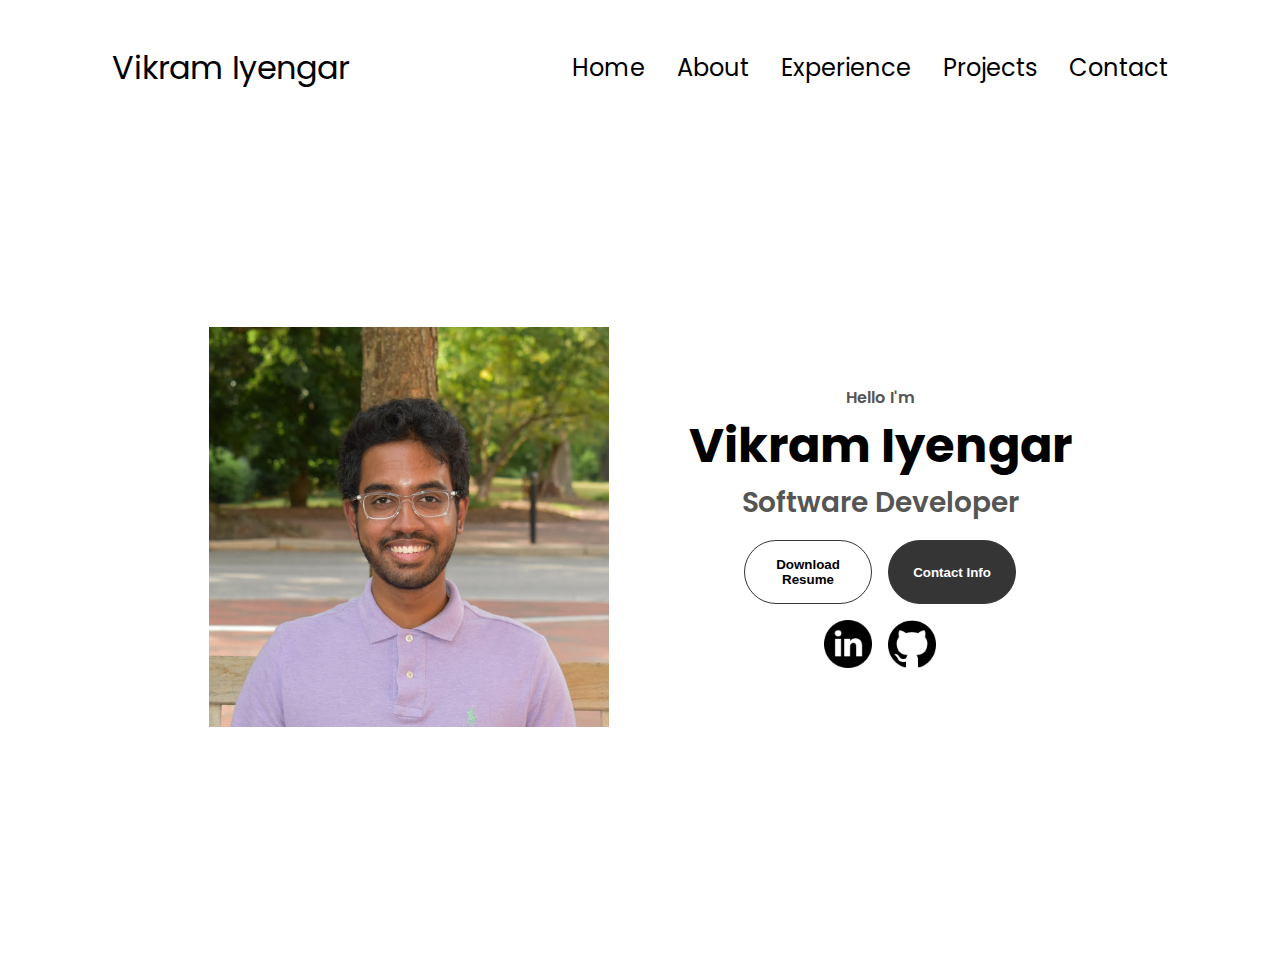
<file: index.html>
<!DOCTYPE html>
<html lang="en">
<head>
    <meta charset="UTF-8">
    <meta name="viewport" content="width=device-width, initial-scale=1.0">
    <title>My Portfolio</title>
    <link rel="stylesheet" href="style.css">
    <link rel="stylesheet" href="mediaqueries.css">

</head>
<body>
    <nav id="desktop-nav">
        <div class="logo">Vikram Iyengar</div>
        <div>
            <ul class="nav-links">
                <li><a href="index.html">Home</a></li>
                <li><a href="about.html">About</a></li>
                <li><a href="experience.html">Experience</a></li>
                <li><a href="projects.html">Projects</a></li>
                <li><a href="contact.html">Contact</a></li>
            </ul>
        </div>
    </nav>
    <nav id="hamburger-nav">
        <div class="logo">Vikram Iyengar</div>
        <div class="hamburger-menu">
            <div class="hamburger-icon" onclick="toggleMenu()">
                <span></span>
                <span></span>
                <span></span>
            </div>
            <div class="menu-links">
                <li><a href="index.html" onclick="toggleMenu()">Home</a></li>
                <li><a href="about.html" onclick="toggleMenu()">About</a></li>
                <li><a href="experience.html" onclick="toggleMenu()">Experience</a></li>
                <li><a href="projects.html" onclick="toggleMenu()">Projects</a></li>
                <li><a href="contact.html" onclick="toggleMenu()">Contact</a></li>
            </div>
        </div>
    </nav>
    <section id="profile">
        <div class="section__pic-container">
            <img src="./assets/profile-pic.jpg" alt="Vikram Iyengar Profile Picture">
        </div>
        <div class="section__text">
            <p class="section__text__p1">Hello I'm</p>
            <h1 class="title">Vikram Iyengar</h1>
            <p class="section__text__p2">Software Developer</p>
            <div class="btn-container">
                <button class="btn btn-color-2" onclick="window.open('./assets/Resume.docx')">
                Download Resume</button>
                <button class="btn btn-color-1" onclick="location.href='./#contact'">
                    Contact Info</button>
            </div>
            <div id="socials-container">
                <img src="./assets/linkedin.png" alt="LinkedIn" class="icon" 
                onclick="location.href='https://www.linkedin.com/in/vikram-iyengar-a4266922a/'">
                <img src="./assets/github.png" alt="Github", class="icon",
                onclick="location.href='https://github.com/Vik817'">
            </div>
        </div>
    </section>
    <script src="script.js"></script>
</body>
</html>
</file>
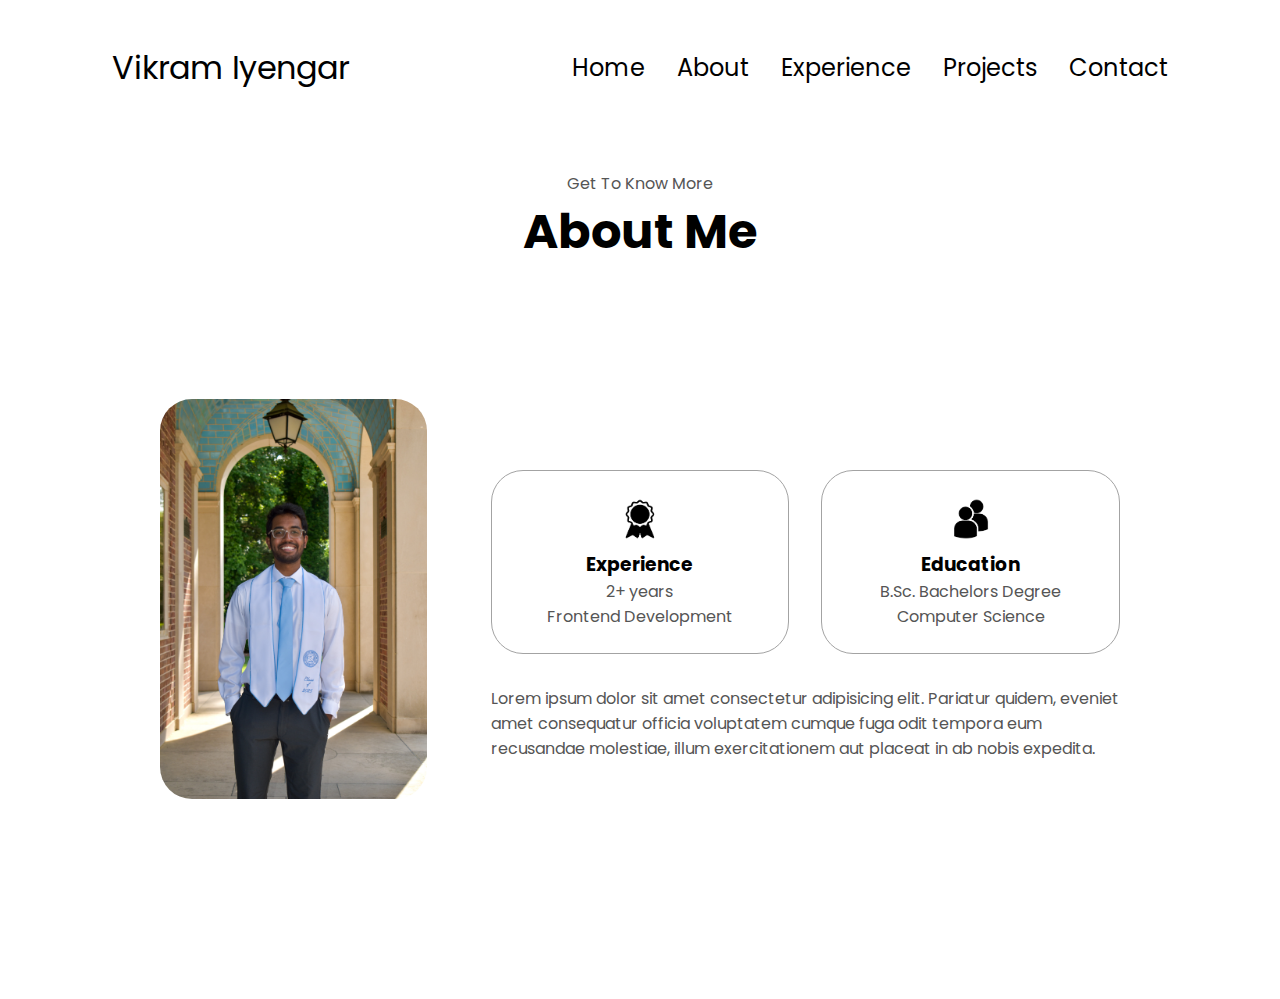
<file: about.html>
<!DOCTYPE html>
<html lang="en">
<head>
    <meta charset="UTF-8">
    <meta name="viewport" content="width=device-width, initial-scale=1.0">
    <title>Document</title>
    <link rel="stylesheet" href="style.css">
    <link rel="stylesheet" href="mediaqueries.css">

</head>
<body>
    <nav id="desktop-nav">
        <div class="logo">Vikram Iyengar</div>
        <div>
            <ul class="nav-links">
                <li><a href="index.html">Home</a></li>
                <li><a href="about.html">About</a></li>
                <li><a href="experience.html">Experience</a></li>
                <li><a href="projects.html">Projects</a></li>
                <li><a href="contact.html">Contact</a></li>
            </ul>
        </div>
    </nav>
    <nav id="hamburger-nav">
        <div class="logo">Vikram Iyengar</div>
        <div class="hamburger-menu">
            <div class="hamburger-icon" onclick="toggleMenu()">
                <span></span>
                <span></span>
                <span></span>
            </div>
            <div class="menu-links">
                <li><a href="index.html" onclick="toggleMenu()">Home</a></li>
                <li><a href="about.html" onclick="toggleMenu()">About</a></li>
                <li><a href="experience.html" onclick="toggleMenu()">Experience</a></li>
                <li><a href="projects.html" onclick="toggleMenu()">Projects</a></li>
                <li><a href="contact.html" onclick="toggleMenu()">Contact</a></li>
            </div>
        </div>
    </nav>
    
    <section id="about">
        <p class="section__text__p1">Get To Know More</p>
        <h1 class="title">About Me</h1>
        <div class="section-container">
            <div class="section__pic-container">
                <img src="./assets/About-Me.jpg" alt="Profile Picture" class="about-pic"/>
            </div>
            <div class="about-details-container">
                <div class="about-containers">
                    <div class="details-container">
                        <img src="./assets/experience.png" alt="experience icon"
                        class="icon"/>
                        <h3>Experience</h3>
                        <p>2+ years <br>Frontend Development</p>
                    </div>
                    <div class="details-container">
                        <img src="./assets/education.png" alt="education icon"
                        class="icon">
                        <h3>Education</h3>
                        <p>B.Sc. Bachelors Degree Computer Science</p>
                    </div>
                </div>
                <div class="text-container">
                    <p>Lorem ipsum dolor sit amet consectetur adipisicing elit. Pariatur quidem, eveniet amet consequatur officia voluptatem cumque fuga odit tempora eum recusandae molestiae, illum exercitationem aut placeat in ab nobis expedita.</p>
                </div>
            </div>
        </div>
    </section>
    <script src="script.js"></script>
</body>
</html>
</file>
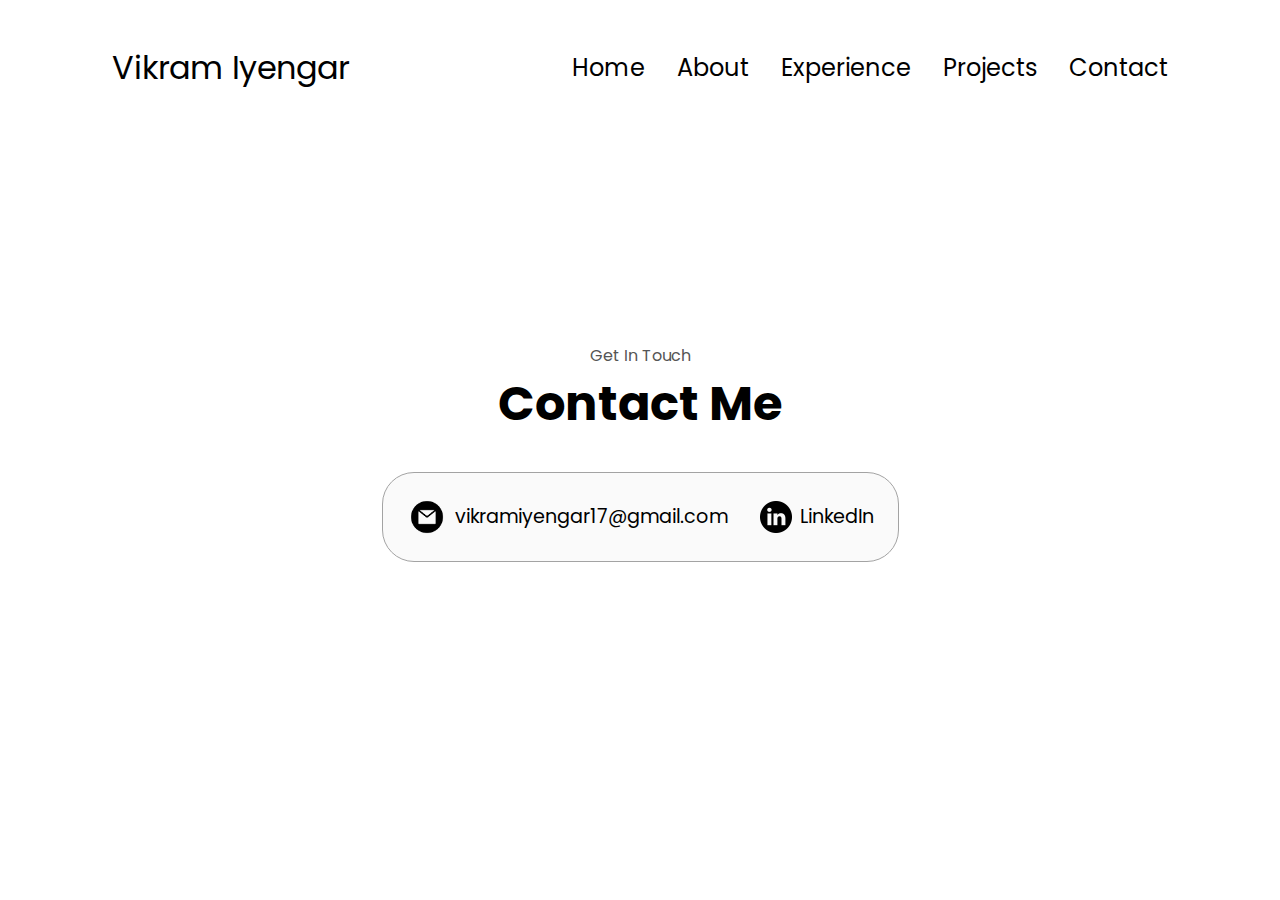
<file: contact.html>
<!DOCTYPE html>
<html lang="en">
<head>
    <meta charset="UTF-8">
    <meta name="viewport" content="width=device-width, initial-scale=1.0">
    <title>Document</title>
    <link rel="stylesheet" href="style.css">
    <link rel="stylesheet" href="mediaqueries.css">

</head>
<body>
    <nav id="desktop-nav">
        <div class="logo">Vikram Iyengar</div>
        <div>
            <ul class="nav-links">
                <li><a href="index.html">Home</a></li>
                <li><a href="about.html">About</a></li>
                <li><a href="experience.html">Experience</a></li>
                <li><a href="projects.html">Projects</a></li>
                <li><a href="contact.html">Contact</a></li>
            </ul>
        </div>
    </nav>
    <nav id="hamburger-nav">
        <div class="logo">Vikram Iyengar</div>
        <div class="hamburger-menu">
            <div class="hamburger-icon" onclick="toggleMenu()">
                <span></span>
                <span></span>
                <span></span>
            </div>
            <div class="menu-links">
                <li><a href="index.html" onclick="toggleMenu()">Home</a></li>
                <li><a href="about.html" onclick="toggleMenu()">About</a></li>
                <li><a href="experience.html" onclick="toggleMenu()">Experience</a></li>
                <li><a href="projects.html" onclick="toggleMenu()">Projects</a></li>
                <li><a href="contact.html" onclick="toggleMenu()">Contact</a></li>
            </div>
        </div>
    </nav>
    <section id="contact">
        <p class="section__text__p1">Get In Touch</p>
        <h1 class="title">Contact Me</h1>
        <div class="contact-info-upper-container">
            <div class="contact-info-container">
                <img src="./assets/email.png" alt="Email icon" class="icon contact-icon email-icon"/>
                <p><a href="mailto:vikramiyengar17@gmail.com">vikramiyengar17@gmail.com</a></p>
            </div>
            <div class="contact-info-container">
                <img src="./assets/linkedin.png" alt="LinkedIn icon" class="icon contact-icon"/>
                <p><a href="https://www.linkedin.com/in/vikram-iyengar-a4266922a/">LinkedIn</a></p>
            </div>
        </div>
    </section>
    <script src="script.js"></script>
</body>
</html>
</file>
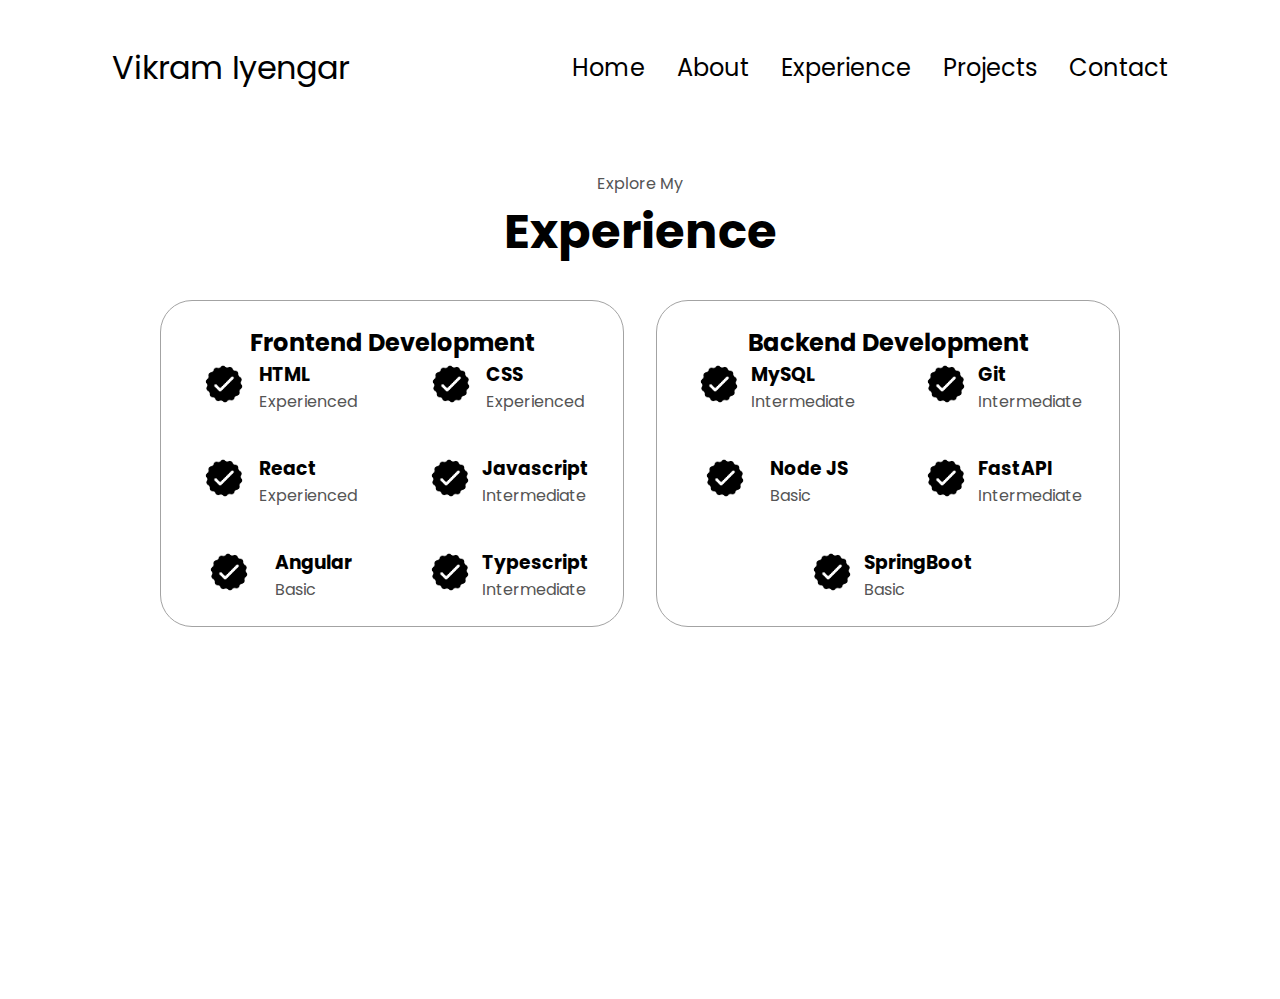
<file: experience.html>
<!DOCTYPE html>
<html lang="en">
<head>
    <meta charset="UTF-8">
    <meta name="viewport" content="width=device-width, initial-scale=1.0">
    <title>Document</title>
    <link rel="stylesheet" href="style.css">
    <link rel="stylesheet" href="mediaqueries.css">

</head>
<body>
    <nav id="desktop-nav">
        <div class="logo">Vikram Iyengar</div>
        <div>
            <ul class="nav-links">
                <li><a href="index.html">Home</a></li>
                <li><a href="about.html">About</a></li>
                <li><a href="experience.html">Experience</a></li>
                <li><a href="projects.html">Projects</a></li>
                <li><a href="contact.html">Contact</a></li>
            </ul>
        </div>
    </nav>
    <nav id="hamburger-nav">
        <div class="logo">Vikram Iyengar</div>
        <div class="hamburger-menu">
            <div class="hamburger-icon" onclick="toggleMenu()">
                <span></span>
                <span></span>
                <span></span>
            </div>
            <div class="menu-links">
                <li><a href="index.html" onclick="toggleMenu()">Home</a></li>
                <li><a href="about.html" onclick="toggleMenu()">About</a></li>
                <li><a href="experience.html" onclick="toggleMenu()">Experience</a></li>
                <li><a href="projects.html" onclick="toggleMenu()">Projects</a></li>
                <li><a href="contact.html" onclick="toggleMenu()">Contact</a></li>
            </div>
        </div>
    </nav>

    <section id="experience">
        <p class="section__text__p1">Explore My</p>
        <h1 class="title">Experience</h1>
        <div class="experience-details-container">
            <div class="about-containers">
                <div class="details-container">
                    <h2 class="experience-sub-title">Frontend Development</h2>
                    <div class="article-container">
                        <article>
                            <img src="./assets/checkmark.png" alt="Experience icon"
                            class="icon"/>
                            <div>
                                <h3>HTML</h3>
                                <p>Experienced</p>
                            </div>
                        </article>
                        <article>
                            <img src="./assets/checkmark.png" alt="Experience icon"
                            class="icon"/>
                            <div>
                                <h3>CSS</h3>
                                <p>Experienced</p>
                            </div>
                        </article>
                        <article>
                            <img src="./assets/checkmark.png" alt="Experience icon"
                            class="icon"/>
                            <div>
                                <h3>React</h3>
                                <p>Experienced</p>
                            </div>
                        </article>
                        <article>
                            <img src="./assets/checkmark.png" alt="Experience icon"
                            class="icon"/>
                            <div>
                                <h3>Javascript</h3>
                                <p>Intermediate</p>
                            </div>
                        </article>
                        <article>
                            <img src="./assets/checkmark.png" alt="Experience icon"
                            class="icon"/>
                            <div>
                                <h3>Angular</h3>
                                <p>Basic</p>
                            </div>
                        </article>
                        <article>
                            <img src="./assets/checkmark.png" alt="Experience icon"
                            class="icon"/>
                            <div>
                                <h3>Typescript</h3>
                                <p>Intermediate</p>
                            </div>
                        </article>
                    </div>
                </div>
                <div class="details-container">
                    <h2 class="experience-sub-title">Backend Development</h2>
                    <div class="article-container">
                        <article>
                            <img src="./assets/checkmark.png" alt="Experience icon"
                            class="icon"/>
                            <div>
                                <h3>MySQL</h3>
                                <p>Intermediate</p>
                            </div>
                        </article>
                        <article>
                            <img src="./assets/checkmark.png" alt="Experience icon"
                            class="icon"/>
                            <div>
                                <h3>Git</h3>
                                <p>Intermediate</p>
                            </div>
                        </article>
                        <article>
                            <img src="./assets/checkmark.png" alt="Experience icon"
                            class="icon"/>
                            <div>
                                <h3>Node JS</h3>
                                <p>Basic</p>
                            </div>
                        </article>
                        <article>
                            <img src="./assets/checkmark.png" alt="Experience icon"
                            class="icon"/>
                            <div>
                                <h3>FastAPI</h3>
                                <p>Intermediate</p>
                            </div>
                        </article>
                        <article>
                            <img src="./assets/checkmark.png" alt="Experience icon"
                            class="icon"/>
                            <div>
                                <h3>SpringBoot</h3>
                                <p>Basic</p>
                            </div>
                        </article>
                    </div>
                </div>
            </div>
        </div>
    </section>
    <script src="script.js"></script>
</body>
</html>
</file>
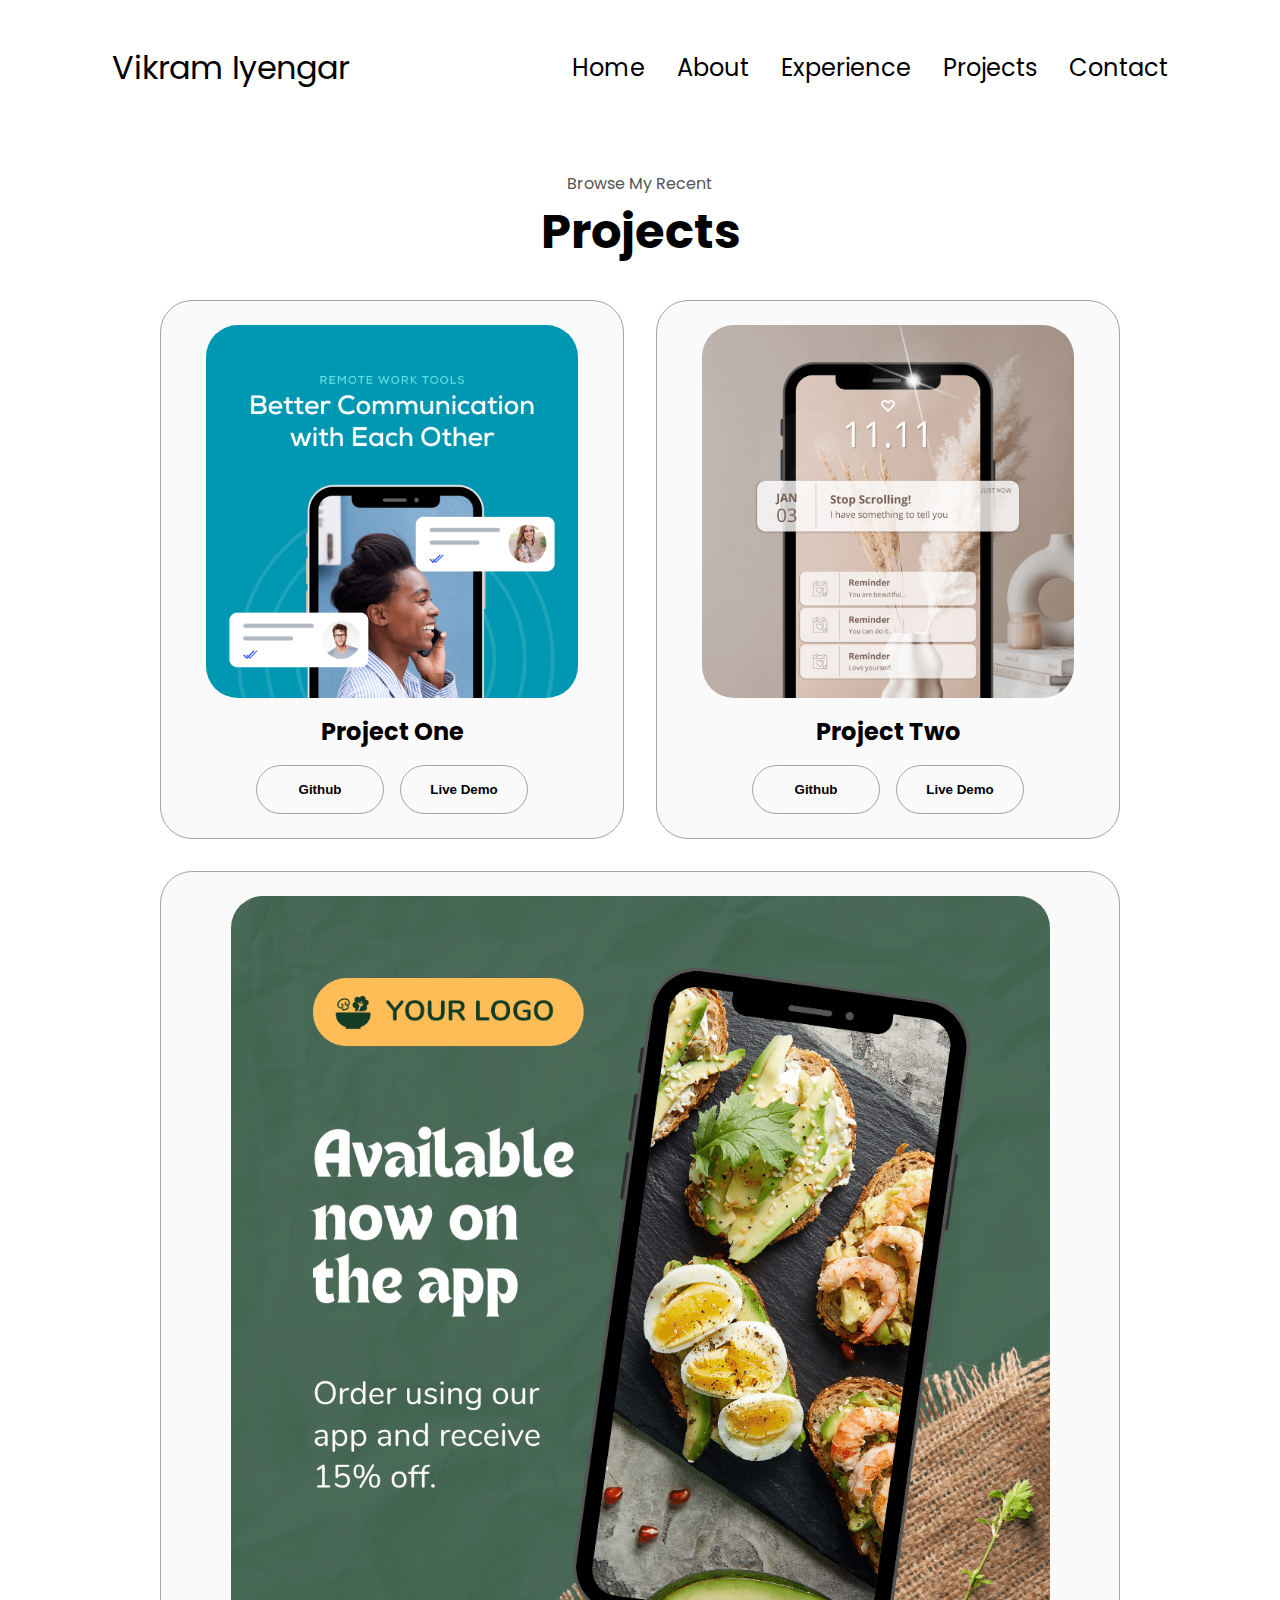
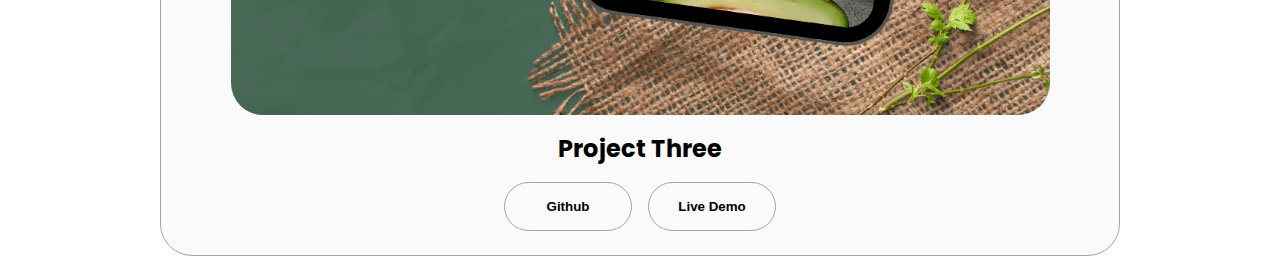
<file: projects.html>
<!DOCTYPE html>
<html lang="en">
<head>
    <meta charset="UTF-8">
    <meta name="viewport" content="width=device-width, initial-scale=1.0">
    <title>Document</title>
    <link rel="stylesheet" href="style.css">
    <link rel="stylesheet" href="mediaqueries.css">

</head>
<body>
    <nav id="desktop-nav">
        <div class="logo">Vikram Iyengar</div>
        <div>
            <ul class="nav-links">
                <li><a href="index.html">Home</a></li>
                <li><a href="about.html">About</a></li>
                <li><a href="experience.html">Experience</a></li>
                <li><a href="projects.html">Projects</a></li>
                <li><a href="contact.html">Contact</a></li>
            </ul>
        </div>
    </nav>
    <nav id="hamburger-nav">
        <div class="logo">Vikram Iyengar</div>
        <div class="hamburger-menu">
            <div class="hamburger-icon" onclick="toggleMenu()">
                <span></span>
                <span></span>
                <span></span>
            </div>
            <div class="menu-links">
                <li><a href="index.html" onclick="toggleMenu()">Home</a></li>
                <li><a href="about.html" onclick="toggleMenu()">About</a></li>
                <li><a href="experience.html" onclick="toggleMenu()">Experience</a></li>
                <li><a href="projects.html" onclick="toggleMenu()">Projects</a></li>
                <li><a href="contact.html" onclick="toggleMenu()">Contact</a></li>
            </div>
        </div>
    </nav>

    <section id="projects">
        <p class="section__text__p1">Browse My Recent</p>
        <h1 class="title">Projects</h1>
        <div class="experience-details-container">
            <div class="about-containers">
                <div class="details-container color-container">
                    <div class="article-container">
                        <img src="./assets/project-1.png" alt="Project 1" class="project-img">
                    </div>
                    <h2 class="experience-sub-title project-title">Project One</h2>
                    <div class="btn-container">
                        <button class="btn btn-color-2 project-btn" onclick="location.href=
                        'https://github.com'">
                            Github
                        </button>
                        <button class="btn btn-color-2 project-btn" onclick="location.href=
                        'https://github.com'">
                            Live Demo
                        </button>

                    </div>
                </div>
                <div class="details-container color-container">
                    <div class="article-container">
                        <img src="./assets/project-2.png" alt="Project 2" class="project-img">
                    </div>
                    <h2 class="experience-sub-title project-title">Project Two</h2>
                    <div class="btn-container">
                        <button class="btn btn-color-2 project-btn" onclick="location.href=
                        'https://github.com'">
                            Github
                        </button>
                        <button class="btn btn-color-2 project-btn" onclick="location.href=
                        'https://github.com'">
                            Live Demo
                        </button>

                    </div>
                </div>
                <div class="details-container color-container">
                    <div class="article-container">
                        <img src="./assets/project-3.png" alt="Project 3" class="project-img">
                    </div>
                    <h2 class="experience-sub-title project-title">Project Three</h2>
                    <div class="btn-container">
                        <button class="btn btn-color-2 project-btn" onclick="location.href=
                        'https://github.com'">
                            Github
                        </button>
                        <button class="btn btn-color-2 project-btn" onclick="location.href=
                        'https://github.com'">
                            Live Demo
                        </button>

                    </div>
                </div>
            </div>
        </div>
    </section>
    <script src="script.js"></script>
</body>
</html>
</file>
<file: style.css>
/* GENERAL STYLING */
@import url("https://fonts.googleapis.com/css2?family=Poppins:wght@300;400;500;600&display=swap");



* {
    margin: 0;
    padding: 0;
}

body {
    font-family: 'Poppins', sans-serif;
}

html {
    scroll-behavior: smooth;
}

p {
    color: rgb(85, 85, 85)
}

/* TRANSITION */

a, .btn {
    transition: all 300ms ease
}

/* DESKTOP NAV */

nav, .nav-links {
    display: flex;
}

nav {
    justify-content: space-around;
    align-items: center;
    height: 15vh;
}

.nav-links {
    gap: 2rem;
    list-style: none;
    font-size: 1.5rem;
}

a {
    color: black;
    text-decoration: none;
    text-decoration-color: white;
}

a:hover {
    color: gray;
    text-decoration: underline;
    text-underline-offset: 0.5rem;
    text-decoration-color: rgb(181, 181, 181);
}

.logo {
    font-size: 2rem;
}

.logo:hover {
    cursor: default;
}

/* HAMBURGER MENU */

#hamburger-nav {
    display: none;
}

.hamburger-menu {
    position: relative;
    display: inline;
}

.hamburger-icon {
    display: flex;
    flex-direction: column;
    justify-content: space-between;
    height: 24px;
    width: 30px;
    cursor: pointer;
}

.hamburger-icon span {
    width: 100%;
    height: 2px;
    background-color: black;
    transition: all 0.3 ease-in-out;
}

.menu-links {
    position: absolute;
    top: 100%;
    right: 0;
    background-color: white;
    width: fit-content;
    max-height: 0;
    overflow: hidden;
    transition: all 0.3 ease-in-out;
    z-index: 999;
}

.menu-links a {
    display: block;
    padding: 10px;
    text-align: center;
    font-size: 1.5rem;
    color: black;
    text-decoration: none;
    transition: all 0.3 ease-in-out;
}

.menu-links li {
    list-style: none;
}

.menu-links.open {
    max-height: 300px;
}

.hamburger-icon.open span:first-child {
    transform: rotate(45deg) translate(10px, 5px);
}

.hamburger-icon.open span:nth-child(2) {
    opacity: 0;
}

.hamburger-icon.open span:last-child {
    transform: rotate(-45deg) translate(10px, -5px);
}

.hamburger-icon span:first-child {
    transform: none;
}

.hamburger-icon span:first-child {
    opacity: 1;
}
.hamburger-icon span:first-child {
    transform: none;
}

/* SECTIONS */

section {
    padding-top: 4vh;
    height: 96vh;
    margin: 0 10rem;
    box-sizing: border-box;
    min-height: fit-content;
}

.section-container {
    display: flex;
}

/* PROFILE SECTION */

#profile {
    display: flex;
    justify-content: center;
    gap: 5rem;
    height: 80vh;
}

.section__pic-container {
    display: flex;
    height: 400px;
    width: 400px;
    margin: auto 0;
}

.section__text {
    align-self: center;
    text-align: center;
}

.section__text p {
    font-weight: 600;
}

.section__text__p1 {
    text-align: center;
}

.section__text__p2 {
    font-size: 1.75rem;
    margin-bottom: 1rem;
}

.title {
    font-size: 3rem;
    text-align: center;
}

#socials-container {
    display: flex;
    justify-content: center;
    margin-top: 1rem;
    gap: 1rem;
}

/* ICONS */

.icon {
    cursor: pointer;
    height: 3rem;
}

/* BUTTONS */

.btn-container {
    display: flex;
    justify-content: center;
    gap: 1rem;
}

.btn {
    font-weight: 600;
    transition: all 300ms ease;
    padding: 1rem;
    width: 8rem;
    border-radius: 2rem;
}

.btn-color-1, .btn-color-2 {
    border: rgb(53,53,53) 0.1rem solid;
}

.btn-color-1:hover, .btn-color-2:hover {
    cursor: pointer;
}

.btn-color-1, .btn-color-2:hover {
    background: rgb(53,53,53);
    color: white;
}

.btn-color-1:hover {
    background: rgb(0,0,0);
}

.btn-color-2 {
    background: none;
}

.btn-color-2:hover {
    border: rgb(255, 255, 255) 0.1 rem;
}

.btn-container {
    gap: 1rem;
}

/* ABOUT SECTION */

#about {
    position: relative;
}

#about .section__pic-container {
    justify-content: center;
}

.about-containers {
    gap: 2rem;
    margin-bottom: 2rem;
    margin-top: 2rem;
}

.about-details-container {
    justify-content: center;
    flex-direction: column;
}

.about-containers, .about-details-container {
    display: flex;
}

.about-pic {
    border-radius: 2rem;
}

.arrow {
    position: absolute;
    right: -5rem;
    bottom: 2.5rem;
}

.details-container {
    padding: 1.5rem;
    flex: 1;
    background: white;
    border-radius: 2rem;
    border: rgb(53,53,53) 0.1rem solid;
    border-color: rgb(163,163,163);
    text-align: center;
}

.section-container {
    gap: 4rem;
    height: 80%;
}

.section__pic-container {
    height: 400px;
    width: 400px;
    margin: auto 0;
}

/* EXPERIENCE SECTION */

#experience {
    /* position: relative; */
    justify-content: center;
    flex-direction: column;
}

.article-container {
    display: flex;
    text-align: initial;
    flex-wrap: wrap;
    flex-direction: row;
    gap: 2.5rem;
    justify-content: space-around;
}

article {
    display: flex;
    width: 10rem;
    justify-content: space-around;
    gap: 0.5rem;
}

article .icon {
    cursor: default;
}

/* PROJECTS SECTION */

.color-container {
    border-color: rgb(163,163,163);
    background: rgb(250,250,250);
}

.project-img {
    border-radius: 2rem;
    width: 90%;
    height: 90%;
}

.project-title {
    margin: 1rem;
    color: black;
}

.project-btn {
    color: black;
    border-color: rgb(163,163,163);
}

/* CONTACT */

#contact {
    display: flex;
    justify-content: center;
    flex-direction: column;
    height: 70vh;
}

.contact-info-upper-container {
    display: flex;
    justify-content: center;
    border-radius: 2rem;
    border: rgb(53,53,53) 0.1rem solid;
    border-color: rgb(163,163,163);
    background: rgb(250,250,250);
    margin: 2rem auto;
    padding: 0.5rem;
}

.contact-info-container {
    display: flex;
    align-items: center;
    justify-content: center;
    gap: 0.5rem;
    margin: 1rem;
}

.contact-info-container p {
    font-size: larger;
}

.contact-icon {
    cursor: default;
    height: 2rem;
}

.email-icon {
    height: 2.5rem;
}
</file>
<file: mediaqueries.css>
@media screen and (max-width: 1400px) {
    #profile {
        height: 83vh;
        margin-bottom: 6rem;
    }
    .about-containers {
        flex-wrap: wrap;
    }
}

@media screen and (max-width: 1200px) {
    #desktop-nav {
        display: none;
    }
    #hamburger-nav {
        display: flex;
    }
    #experience, .experience-details-container {
        margin-top: 2rem;
    }
    #profile, .section-container {
        display: block;
    }
    section, .section-container {
        height: fit-content;
    }
    section {
        margin: 0 5%;
    }
    .section__pic-container {
        width: 275px;
        height: 275px;
        margin: 0 auto 2rem;
    }
    .about-containers {
        margin-top: 0;
    }
}

@media screen and (max-width: 600px) {
    #contact, footer {
        height: 40vh;
    }
    #profile {
        height: 83vh;
        margin-bottom: 0;
    }
    article {
        font-size: 1rem;
    }
    footer nav {
        height: fit-content;
        margin-bottom: 2rem;
    }
    .about-containers, .contact-info-upper-container, .btn-container {
        flex-wrap: wrap;
    }
    .contact-info-container {
        margin: 0;
    }
    .contact-info-container p, .nav-links li a {
        font-size: 1rem;
    }
    .experience-sub-title {
        font-size: 1.25rem;
    }
    .logo {
        font-size: 1.5rem;
    }
    .nav-links {
        flex-direction: column;
        gap: 0.5rem;
        text-align: center;
    }
    .section__pic-container {
        width: auto;
        height: 46vw;
        justify-content: center;
    }
    .section__text__p2 {
        font-size: 1.25rem;
    }
    .title {
        font-size: 2rem;
    }
    .text-container {
        text-align: justify;
    }
}
</file>
